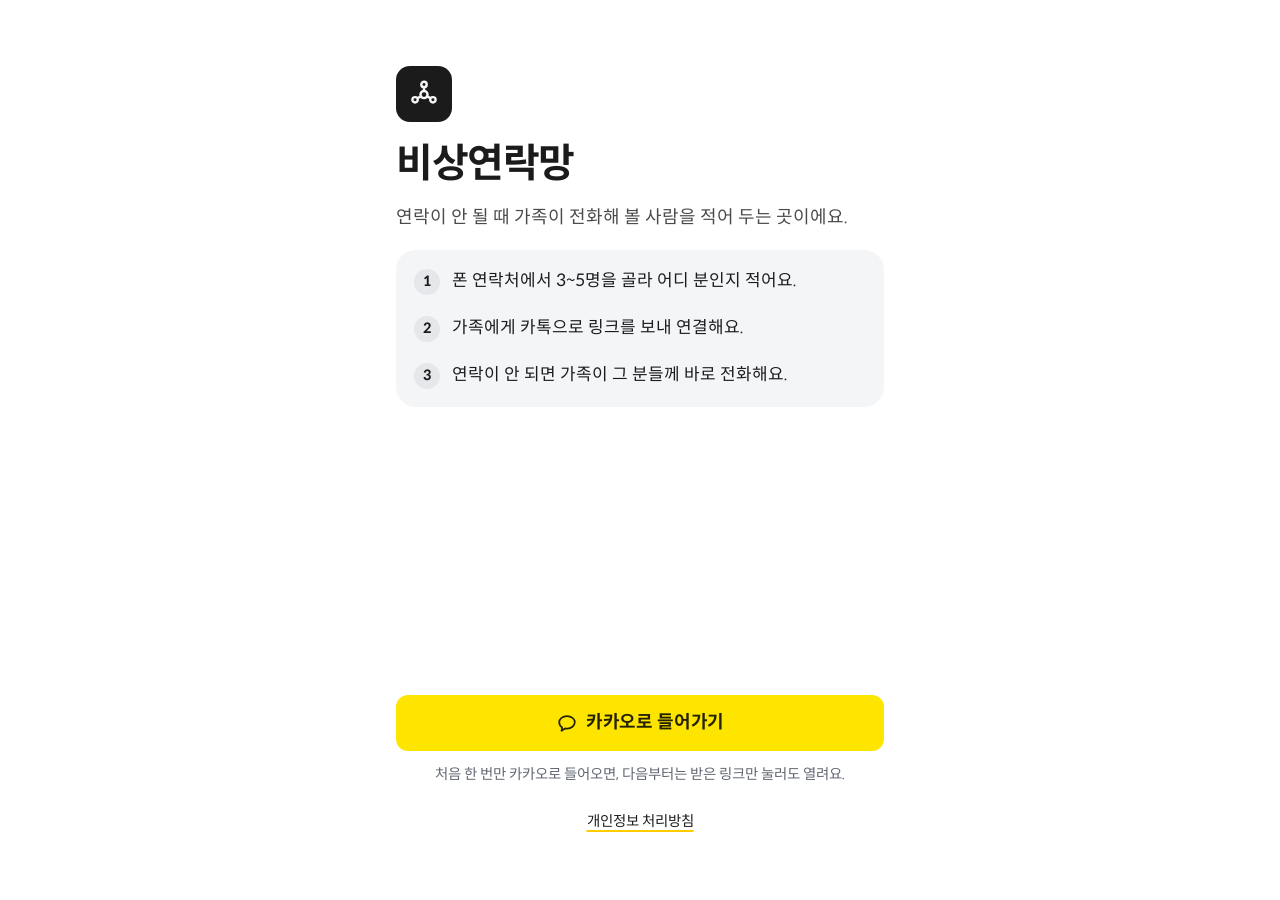
<file: index.html>
<!doctype html>
<html lang="ko">
  <head>
    <meta charset="utf-8" />
    <meta name="viewport" content="width=device-width, initial-scale=1, viewport-fit=cover" />
    <title>비상연락망</title>
    <meta name="description" content="연락이 안 될 때 가족이 전화해 볼 사람을 적어 두는 곳" />
    <meta name="robots" content="noindex" />
    <meta name="referrer" content="no-referrer" />
    <!-- GitHub Pages 는 응답 헤더를 정할 수 없어서 보안 정책을 여기에 둔다. 서버는 구글 Apps Script 하나뿐이다. -->
    <meta http-equiv="Content-Security-Policy" content="default-src 'none'; script-src 'self'; style-src 'self'; font-src 'self'; img-src 'self' data:; connect-src 'self' https://script.google.com https://script.googleusercontent.com; base-uri 'none'; form-action 'none'" />
    <meta name="format-detection" content="telephone=no" />
    <!-- 밝기와 글자 크기는 폰 설정을 따른다(app.css). text-scale: 크롬이 폰의 글자 크기만큼 rem 을 키운다. -->
    <meta name="color-scheme" content="dark light" />
    <meta name="text-scale" content="scale" />
    <meta name="theme-color" content="#1b1b1b" media="(prefers-color-scheme: dark)" />
    <meta name="theme-color" content="#ffffff" media="(prefers-color-scheme: light)" />
    <meta property="og:title" content="비상연락망" />
    <meta property="og:description" content="연락이 안 될 때 가족이 전화해 볼 사람을 적어 두는 곳" />
    <link rel="icon" href="icons/favicon.svg" type="image/svg+xml" />
    <link rel="apple-touch-icon" href="icons/apple-touch-icon.png" />
    <link rel="preload" href="fonts/vz-sans-400.woff2" as="font" type="font/woff2" crossorigin />
    <link rel="stylesheet" href="css/app.css" />
    <script src="config.js"></script>
    <script type="module" src="js/main.js"></script>
  </head>
  <body>
    <div id="app">
      <!-- 스크립트가 첫 화면을 그리기 전까지 보인다(느린 연결에서 빈 화면이 되지 않게) -->
      <div class="boot" role="status">
        <p>비상연락망</p>
        <span class="dots" aria-label="불러오는 중"><i></i><i></i><i></i></span>
      </div>
      <noscript>이 페이지는 자바스크립트가 켜져 있어야 열려요.</noscript>
    </div>
  </body>
</html>
</file>
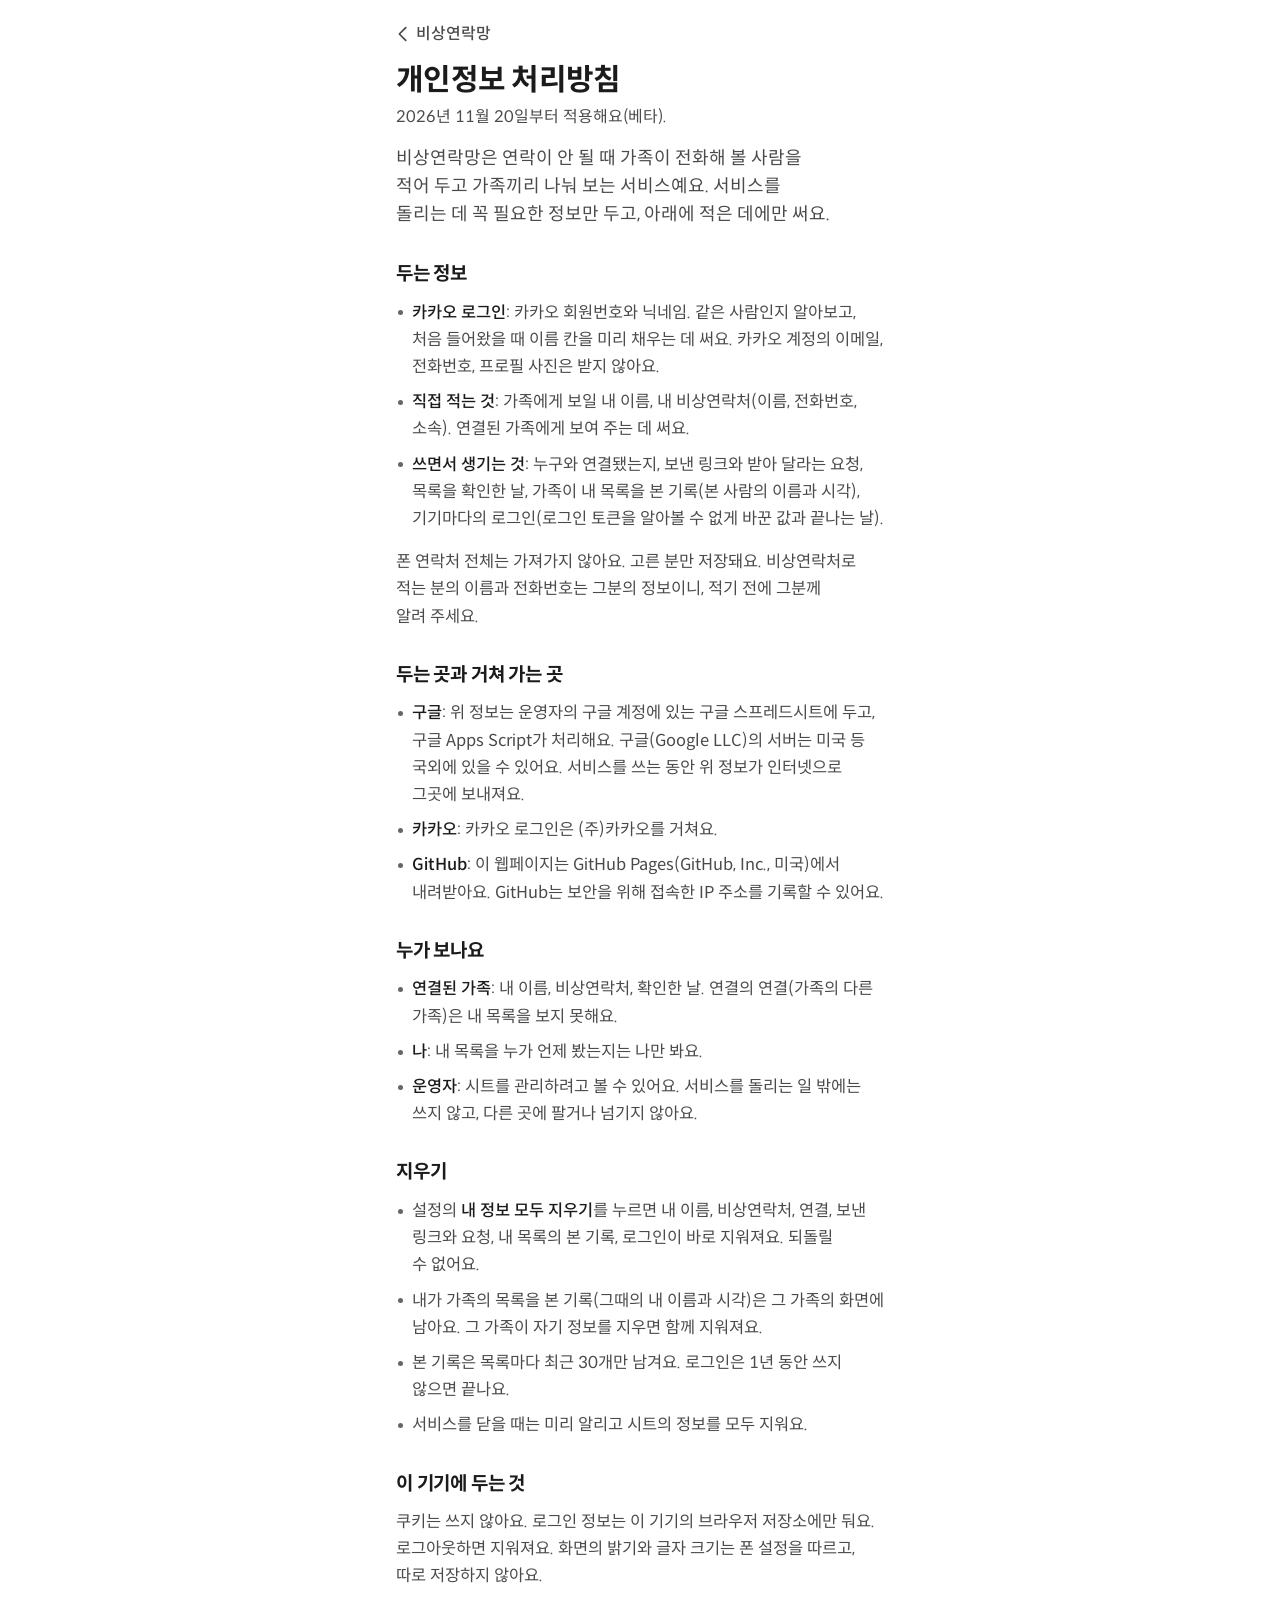
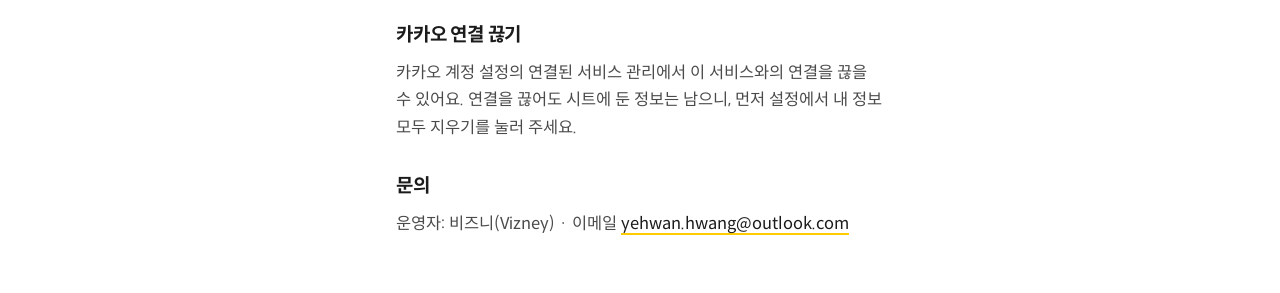
<file: privacy.html>
<!doctype html>
<html lang="ko">
  <head>
    <meta charset="utf-8" />
    <meta name="viewport" content="width=device-width, initial-scale=1, viewport-fit=cover" />
    <title>개인정보 처리방침 - 비상연락망</title>
    <meta name="robots" content="noindex" />
    <meta name="referrer" content="no-referrer" />
    <meta http-equiv="Content-Security-Policy" content="default-src 'none'; script-src 'self'; style-src 'self'; font-src 'self'; img-src 'self' data:; base-uri 'none'; form-action 'none'" />
    <!-- 밝기와 글자 크기는 폰 설정을 따른다(app.css). text-scale: 크롬이 폰의 글자 크기만큼 rem 을 키운다. -->
    <meta name="color-scheme" content="dark light" />
    <meta name="text-scale" content="scale" />
    <meta name="theme-color" content="#1b1b1b" media="(prefers-color-scheme: dark)" />
    <meta name="theme-color" content="#ffffff" media="(prefers-color-scheme: light)" />
    <link rel="icon" href="icons/favicon.svg" type="image/svg+xml" />
    <link rel="stylesheet" href="css/app.css" />
  </head>
  <body>
    <main class="app doc">
      <a class="back" href="./"><svg class="icon" viewBox="0 0 24 24" aria-hidden="true"><path d="M15 5l-7 7 7 7" /></svg>비상연락망</a>
      <header class="top">
        <h1>개인정보 처리방침</h1>
        <p class="sub">2026년 11월 20일부터 적용해요(베타).</p>
      </header>

      <p class="lead">비상연락망은 연락이 안 될 때 가족이 전화해 볼 사람을 적어 두고 가족끼리 나눠 보는 서비스예요. 서비스를 돌리는 데 꼭 필요한 정보만 두고, 아래에 적은 데에만 써요.</p>

      <h2>두는 정보</h2>
      <ul>
        <li><b>카카오 로그인</b>: 카카오 회원번호와 닉네임. 같은 사람인지 알아보고, 처음 들어왔을 때 이름 칸을 미리 채우는 데 써요. 카카오 계정의 이메일, 전화번호, 프로필 사진은 받지 않아요.</li>
        <li><b>직접 적는 것</b>: 가족에게 보일 내 이름, 내 비상연락처(이름, 전화번호, 소속). 연결된 가족에게 보여 주는 데 써요.</li>
        <li><b>쓰면서 생기는 것</b>: 누구와 연결됐는지, 보낸 링크와 받아 달라는 요청, 목록을 확인한 날, 가족이 내 목록을 본 기록(본 사람의 이름과 시각), 기기마다의 로그인(로그인 토큰을 알아볼 수 없게 바꾼 값과 끝나는 날).</li>
      </ul>
      <p>폰 연락처 전체는 가져가지 않아요. 고른 분만 저장돼요. 비상연락처로 적는 분의 이름과 전화번호는 그분의 정보이니, 적기 전에 그분께 알려 주세요.</p>

      <h2>두는 곳과 거쳐 가는 곳</h2>
      <ul>
        <li><b>구글</b>: 위 정보는 운영자의 구글 계정에 있는 구글 스프레드시트에 두고, 구글 Apps Script가 처리해요. 구글(Google LLC)의 서버는 미국 등 국외에 있을 수 있어요. 서비스를 쓰는 동안 위 정보가 인터넷으로 그곳에 보내져요.</li>
        <li><b>카카오</b>: 카카오 로그인은 (주)카카오를 거쳐요.</li>
        <li><b>GitHub</b>: 이 웹페이지는 GitHub Pages(GitHub, Inc., 미국)에서 내려받아요. GitHub는 보안을 위해 접속한 IP 주소를 기록할 수 있어요.</li>
      </ul>

      <h2>누가 보나요</h2>
      <ul>
        <li><b>연결된 가족</b>: 내 이름, 비상연락처, 확인한 날. 연결의 연결(가족의 다른 가족)은 내 목록을 보지 못해요.</li>
        <li><b>나</b>: 내 목록을 누가 언제 봤는지는 나만 봐요.</li>
        <li><b>운영자</b>: 시트를 관리하려고 볼 수 있어요. 서비스를 돌리는 일 밖에는 쓰지 않고, 다른 곳에 팔거나 넘기지 않아요.</li>
      </ul>

      <h2>지우기</h2>
      <ul>
        <li>설정의 <b>내 정보 모두 지우기</b>를 누르면 내 이름, 비상연락처, 연결, 보낸 링크와 요청, 내 목록의 본 기록, 로그인이 바로 지워져요. 되돌릴 수 없어요.</li>
        <li>내가 가족의 목록을 본 기록(그때의 내 이름과 시각)은 그 가족의 화면에 남아요. 그 가족이 자기 정보를 지우면 함께 지워져요.</li>
        <li>본 기록은 목록마다 최근 30개만 남겨요. 로그인은 1년 동안 쓰지 않으면 끝나요.</li>
        <li>서비스를 닫을 때는 미리 알리고 시트의 정보를 모두 지워요.</li>
      </ul>

      <h2>이 기기에 두는 것</h2>
      <p>쿠키는 쓰지 않아요. 로그인 정보는 이 기기의 브라우저 저장소에만 둬요. 로그아웃하면 지워져요. 화면의 밝기와 글자 크기는 폰 설정을 따르고, 따로 저장하지 않아요.</p>

      <h2>카카오 연결 끊기</h2>
      <p>카카오 계정 설정의 연결된 서비스 관리에서 이 서비스와의 연결을 끊을 수 있어요. 연결을 끊어도 시트에 둔 정보는 남으니, 먼저 설정에서 내 정보 모두 지우기를 눌러 주세요.</p>

      <h2>문의</h2>
      <p>운영자: 비즈니(Vizney) · 이메일 <a href="mailto:yehwan.hwang@outlook.com">yehwan.hwang@outlook.com</a></p>
    </main>
  </body>
</html>
</file>
<file: css/app.css>
/* 비상연락망 — 화면(Vizney 스타일)

   쓰는 사람: 부모님까지. 본문 글자는 18px(1.125rem), 누르는 곳은 높이 44px 이상(주요 버튼은 56px).
   밝기: 폰 설정을 따른다(prefers-color-scheme). 어두운 화면 폰은 Vizney 검정(#1b1b1b), 밝은 화면 폰은 흰 바탕.
   글자 크기: 폰 설정을 따른다. 글자 크기는 모두 rem 이라, 크롬(안드로이드)은 <meta name="text-scale">,
       아이폰은 아래의 -apple-system-body 로 폰의 글자 크기만큼 커진다. 글자가 커지거나 화면을 확대해 폭이 좁아지면
       (em 기준 미디어 쿼리) 이름과 번호가 들어갈 자리를 먼저 준다. 줄 높이는 단위 없이, 칸 높이는 min-height 로만.
   색: 흰·회색 글자에, 색은 Vizney 노랑(#ffcc00) 하나만 쓴다:
       전화 버튼, 그 화면에서 할 일 버튼, 다 됐다는 표시, 초점 테두리, 링크 밑줄. 지우기와 끊기만 빨강.
       카카오로 들어가는 버튼만 카카오가 정한 노랑(#fee500)이다.
       부품의 둘레(입력 칸, 소속 칩, 테두리 버튼)는 바탕과 3:1 이상(--outline).
   모양: 카드는 20px 둥근 면에 옅은 테두리, 버튼은 12px 둥근 사각형. 보조 버튼은 테두리만.
   글꼴: VZ Sans(Spoqa Han Sans Neo 를 줄인 것, 400·500·700). 내려받기 전에는 기기 글꼴로 보인다.
   움직임: 누르면 살짝 눌리고, 창은 아래에서 올라오고, 누른 이름이 다음 화면의 제목으로 옮겨 간다.
           '움직임 줄이기'를 켠 기기에서는 모두 끈다. */

@font-face {
  font-family: 'VZ Sans';
  font-weight: 400;
  font-display: swap;
  src: url('../fonts/vz-sans-400.woff2') format('woff2');
}

@font-face {
  font-family: 'VZ Sans';
  font-weight: 500;
  font-display: swap;
  src: url('../fonts/vz-sans-500.woff2') format('woff2');
}

@font-face {
  font-family: 'VZ Sans';
  font-weight: 700;
  font-display: swap;
  src: url('../fonts/vz-sans-700.woff2') format('woff2');
}

:root {
  color-scheme: dark;
  --font: 'VZ Sans', 'Spoqa Han Sans Neo', 'Apple SD Gothic Neo', 'Noto Sans KR', 'Malgun Gothic', system-ui, sans-serif;
  --bg: #1b1b1b;
  --surface: #242424;
  --sheet: #242424;
  --edge: rgba(255, 255, 255, 0.08);
  --chip: #2f2f2f;
  --chip-press: #3a3a3a;
  --outline: #767676; /* 둘레: 바탕(#1b1b1b·#242424)과 3.4:1 이상 */
  --outline-press: #9b9b9b;
  --ink: #f5f5f5;
  --ink-2: #cfcfcf;
  --ink-3: #9b9b9b;
  --line: #2f2f2f;
  --ring: rgba(255, 255, 255, 0.28);
  --accent: #ffcc00;
  --accent-press: #f2c200;
  --accent-ink: #1b1b1b;
  --focus-gap: #1b1b1b;
  --danger: #ff4d42;
  --danger-ink: #1b1b1b;
  --kakao: #fee500;
  --kakao-ink: rgba(0, 0, 0, 0.85);
  --tip: #3a3a3a;
  --tip-ink: #f5f5f5;
  --scrim: rgba(0, 0, 0, 0.6);
  --shadow: 0 1px 2px rgba(0, 0, 0, 0.4), 0 18px 40px -22px rgba(0, 0, 0, 0.9);
  --ease: cubic-bezier(0.32, 0.72, 0, 1);
  --ease-out: cubic-bezier(0.22, 1, 0.36, 1);
  --spring: cubic-bezier(0.34, 1.36, 0.64, 1);
  --safe-b: env(safe-area-inset-bottom, 0px);
  --safe-t: env(safe-area-inset-top, 0px);
}

/* 밝은 화면 폰: 흰 바탕에 옅은 회색 면 */
@media (prefers-color-scheme: light) {
  :root {
    color-scheme: light;
    --bg: #ffffff;
    --surface: #f4f5f7;
    --sheet: #ffffff;
    --edge: transparent;
    --chip: rgba(17, 24, 39, 0.06);
    --chip-press: rgba(17, 24, 39, 0.11);
    --outline: #80858e; /* 둘레: 바탕(#ffffff·#f4f5f7)과 3.4:1 이상 */
    --outline-press: #5f646d;
    --ink: #1b1b1b;
    --ink-2: #4a4a4a;
    --ink-3: #616771;
    --line: #e6e8ec;
    --ring: rgba(17, 24, 39, 0.24);
    --danger: #cb342b;
    --danger-ink: #ffffff;
    --tip: #1b1b1b;
    --tip-ink: #ffffff;
    --scrim: rgba(17, 24, 39, 0.4);
    --shadow: 0 1px 2px rgba(17, 24, 39, 0.04), 0 18px 40px -22px rgba(17, 24, 39, 0.22);
  }
}

/* 아이폰(사파리, 카카오톡 안 화면): 폰의 '텍스트 크기'를 따른다. 기본 크기에서는 1rem 이 17px 이 된다.
   크롬은 index.html 의 <meta name="text-scale" content="scale"> 로 따른다(이때 루트 글자 크기는 손대지 않는다). */
@supports (font: -apple-system-body) and (-webkit-touch-callout: default) {
  :root {
    font: -apple-system-body;
  }
}

* {
  box-sizing: border-box;
}

html {
  -webkit-text-size-adjust: 100%;
  text-size-adjust: 100%;
}

body {
  margin: 0;
  background: var(--bg);
  color: var(--ink);
  font-family: var(--font);
  font-size: 1.125rem;
  line-height: 1.55;
  font-synthesis: none;
  word-break: keep-all;
  overflow-wrap: anywhere;
  text-wrap: pretty; /* 마지막 줄에 한두 낱말만 남지 않게 */
  -webkit-font-smoothing: antialiased;
  -webkit-tap-highlight-color: transparent;
}

h1,
h2,
h3,
p,
ul,
ol,
fieldset {
  margin: 0;
}

ul,
ol {
  padding: 0;
  list-style: none;
}

button,
input,
select,
textarea {
  font: inherit;
  color: inherit;
}

a {
  color: inherit;
}

:focus-visible {
  outline: 3px solid var(--accent);
  outline-offset: 2px;
  box-shadow: 0 0 0 2px var(--focus-gap);
}

/* 글 속 링크: 노란 밑줄(Vizney) */
.link,
.doc a:not(.back) {
  color: var(--ink);
  text-decoration-line: underline;
  text-decoration-color: var(--accent);
  text-decoration-thickness: 2px;
  text-underline-offset: 4px;
}

/* 따로 선 링크(개인정보 처리방침)는 누르는 곳을 44px 로 */
.link {
  display: inline-block;
  padding-block: 12px;
}

[hidden] {
  display: none !important;
}

/* 화면이 바뀌면 초점을 제목(h1)으로 옮긴다(main.js). 누를 수 있는 것이 아니라 테두리는 그리지 않는다. */
h1[tabindex='-1']:focus {
  outline: none;
  box-shadow: none;
}

.sr {
  position: absolute;
  width: 1px;
  height: 1px;
  overflow: hidden;
  clip-path: inset(50%);
  white-space: nowrap;
}

/* ── 틀 ───────────────────────────────────────────── */

.app {
  max-width: 32.5rem;
  margin: 0 auto;
  padding: calc(var(--safe-t) + 12px) 16px calc(var(--safe-b) + 56px);
}

.app > * + * {
  margin-top: 16px;
}

.app > .section {
  margin-top: 28px;
}

.section > * + * {
  margin-top: 10px;
}

.top h1 {
  font-size: 1.875rem;
  line-height: 1.22;
  letter-spacing: -0.025em;
  font-weight: 700;
}

.top .sub {
  margin-top: 6px;
  color: var(--ink-2);
  font-size: 1rem;
}

/* 두세 줄짜리 짧은 글은 줄 길이를 고르게 */
h1,
h2,
.top .sub,
.row-sub,
.lead {
  text-wrap: balance;
}

.top.row-top {
  display: flex;
  align-items: flex-start;
  gap: 12px;
  padding-top: 8px;
}

.top.person-top {
  display: flex;
  align-items: center;
  gap: 14px;
}

.title-line {
  display: flex;
  align-items: center;
  flex-wrap: wrap;
  gap: 8px;
}

.me-tag {
  padding: 2px 10px;
  border-radius: 999px;
  background: var(--ink);
  color: var(--surface);
  font-size: 0.8125rem;
  font-weight: 700;
}

.back {
  display: inline-flex;
  align-items: center;
  gap: 2px;
  min-height: 44px;
  margin-left: -8px;
  padding: 0 10px 0 4px;
  border-radius: 10px;
  color: var(--ink-2);
  font-size: 1rem;
  font-weight: 500;
  text-decoration: none;
}

.back:active {
  background: var(--chip);
}

.back + .top {
  margin-top: 6px;
}

.icon {
  width: 1.375rem;
  height: 1.375rem;
  flex: none;
  fill: none;
  stroke: currentColor;
  stroke-width: 1.9;
  stroke-linecap: round;
  stroke-linejoin: round;
}

.section-title {
  padding: 0 6px;
  font-size: 0.9375rem;
  font-weight: 500;
  color: var(--ink-2);
}

.count {
  color: var(--ink-3);
  font-weight: 500;
  font-variant-numeric: tabular-nums;
}

.count b {
  color: var(--ink);
  font-weight: 700;
}

.muted {
  color: var(--ink-2);
}

.lead {
  font-size: 1.125rem;
  color: var(--ink-2);
}

.fine {
  padding: 0 6px;
  font-size: 0.90625rem;
  color: var(--ink-3);
}

.grow {
  flex: 1;
  min-width: 0;
}

.stack > * + * {
  margin-top: 12px;
}

.row-actions {
  display: flex;
  flex-wrap: wrap;
  gap: 8px;
}

.row-actions.center {
  justify-content: center;
}

/* ── 카드와 목록 ──────────────────────────────────── */

.card {
  border-radius: 20px;
  background: var(--surface);
  box-shadow: inset 0 0 0 1px var(--edge);
  overflow: hidden;
}

.card.pad {
  padding: 18px;
}

.card-head {
  display: flex;
  align-items: baseline;
  justify-content: space-between;
  padding: 18px 18px 6px;
}

.card-head h2 {
  font-size: 1.1875rem;
  font-weight: 700;
  letter-spacing: -0.01em;
}

.list > li + li {
  position: relative;
}

.list > li + li::before {
  content: '';
  position: absolute;
  top: 0;
  left: 18px;
  right: 0;
  height: 1px;
  background: var(--line);
}

.list.in-sheet {
  border-radius: 14px;
  background: var(--chip);
  overflow: hidden;
}

.row {
  display: flex;
  align-items: center;
  gap: 14px;
  width: 100%;
  min-height: 68px;
  padding: 12px 16px 12px 18px;
  border: 0;
  background: none;
  color: var(--ink);
  text-align: left;
  text-decoration: none;
  cursor: pointer;
  transition: background-color 0.15s;
}

.row:active {
  background: var(--chip);
}

.row.static {
  cursor: default;
}

.row.static:active {
  background: none;
}

.row-text {
  flex: 1;
  min-width: 0;
  display: flex;
  flex-direction: column;
  align-items: flex-start;
}

.row-title {
  font-size: 1.1875rem;
  font-weight: 500;
  line-height: 1.3;
  letter-spacing: -0.01em;
}

.row-sub {
  margin-top: 2px;
  font-size: 0.9375rem;
  color: var(--ink-2);
}

.row-trail {
  flex: none;
  font-size: 0.9375rem;
  color: var(--ink-2);
  font-variant-numeric: tabular-nums;
  white-space: nowrap;
}

.chev {
  width: 1.25rem;
  height: 1.25rem;
  color: var(--ink-3);
}

.avatar,
.tile,
.add-mark {
  flex: none;
  display: inline-grid;
  place-items: center;
  width: 2.75rem;
  height: 2.75rem;
  border-radius: 50%;
  background: var(--chip);
  color: var(--ink);
  font-size: 1.125rem;
  font-weight: 500;
  line-height: 1;
}

.tile {
  border-radius: 12px;
}

/* 이름 두 글자('예환')가 들어간다 */
.avatar {
  font-size: 0.9375rem;
  letter-spacing: -0.04em;
}

.avatar.me {
  background: var(--ink);
  color: var(--surface);
}

.avatar.lg {
  width: 3.75rem;
  height: 3.75rem;
  font-size: 1.25rem;
}

/* 우리 가족의 가족 줄: 이 화면에서 누를 곳이라 가장 크게 */
.row.person {
  min-height: 80px;
}

.row.person .avatar {
  width: 3.125rem;
  height: 3.125rem;
  font-size: 1.0625rem;
}

.row.person .row-title {
  font-size: 1.375rem;
  font-weight: 700;
  letter-spacing: -0.02em;
}

/* 한 단계 낮춘 카드(내 비상연락처, 남은 준비): 바탕 없이 테두리만, 글자는 작게 */
.card.quiet {
  background: none;
}

.card.quiet .row {
  min-height: 62px;
}

.card.quiet .row-title {
  font-size: 1.0625rem;
}

.card.quiet .avatar {
  width: 2.5rem;
  height: 2.5rem;
  font-size: 0.875rem;
}

.card.quiet .card-head {
  padding-bottom: 0;
}

.card.quiet .card-head h2 {
  font-size: 0.9375rem;
  font-weight: 500;
  color: var(--ink-2);
}

.empty {
  padding: 18px;
  font-size: 1rem;
  color: var(--ink-2);
}

.empty-title {
  margin-bottom: 4px;
  color: var(--ink);
  font-size: 1.125rem;
  font-weight: 700;
}

.list-note {
  padding: 16px 18px;
  font-size: 0.96875rem;
  color: var(--ink-2);
}

/* 오른쪽 위의 작은 버튼(설정) */
.chip-btn {
  flex: none;
  display: inline-flex;
  align-items: center;
  min-height: 44px;
  padding: 0 16px;
  border-radius: 10px;
  background: none;
  box-shadow: inset 0 0 0 1px var(--outline);
  font-size: 1rem;
  font-weight: 500;
  text-decoration: none;
  transition: transform 0.15s var(--ease), box-shadow 0.15s;
}

.chip-btn:active {
  transform: scale(0.96);
  box-shadow: inset 0 0 0 1px var(--outline-press);
}

/* 시작하기·남은 준비: 남은 일만 보여 준다. 다음 할 일 하나에만 버튼이 있고, 나머지는 줄이다.
   시작하기의 일에는 차례 번호가 붙는다(빈 동그라미는 눌러서 체크하는 칸처럼 보였다). */
.tick {
  flex: none;
  display: inline-grid;
  place-items: center;
  width: 1.75rem;
  height: 1.75rem;
  border-radius: 50%;
  background: var(--chip);
  font-size: 0.875rem;
  font-weight: 700;
  line-height: 1;
  font-variant-numeric: tabular-nums;
}

.step-ask {
  display: flex;
  align-items: flex-start;
  gap: 10px;
}

.step-ask .tick {
  margin-top: -1px;
  background: var(--accent);
  color: var(--accent-ink);
}

.step-now .row-sub {
  padding-left: 38px;
}

/* 내 할 일은 끝났고 가족을 기다리는 중: 번호에 노란 테두리 */
.step.waiting .tick {
  background: none;
  box-shadow: inset 0 0 0 2px var(--accent);
}

.step-now {
  padding: 10px 18px 18px;
}

.step-now .row-sub {
  margin-top: 4px;
}

.step-now .btn {
  margin-top: 14px;
  text-decoration: none;
}

/* ── 버튼 ─────────────────────────────────────────── */

.btn {
  display: inline-flex;
  align-items: center;
  justify-content: center;
  gap: 8px;
  min-height: 56px;
  padding: 0 24px;
  border: 0;
  border-radius: 12px;
  background: var(--accent);
  color: var(--accent-ink);
  font-size: 1.125rem;
  font-weight: 700;
  letter-spacing: -0.01em;
  text-align: center;
  text-decoration: none;
  cursor: pointer;
  user-select: none;
  transition: transform 0.15s var(--ease), background-color 0.15s;
}

.btn:active {
  transform: scale(0.97);
  background: var(--accent-press);
}

.btn.block {
  display: flex;
  width: 100%;
}

.btn.tall {
  min-height: 64px;
  font-size: 1.1875rem;
}

/* 보조 버튼: 테두리만(Vizney 의 흰 버튼) */
.btn.soft {
  background: none;
  box-shadow: inset 0 0 0 1px var(--outline);
  color: var(--ink);
  font-weight: 500;
}

.btn.soft:active {
  background: var(--chip);
  box-shadow: inset 0 0 0 1px var(--outline-press);
}

.btn.kakao {
  background: var(--kakao);
  color: var(--kakao-ink);
}

.btn.danger {
  background: var(--danger);
  color: var(--danger-ink);
}

.btn.text {
  min-height: 48px;
  padding: 0 14px;
  border-radius: 10px;
  background: none;
  color: var(--ink-2);
  font-size: 1rem;
  font-weight: 500;
}

.btn.text:active {
  background: var(--chip);
}

.btn.danger-text {
  color: var(--danger);
}

.btn.small {
  min-height: 44px;
  padding: 0 16px;
  border-radius: 10px;
  font-size: 1rem;
}

.btn[disabled],
.row[disabled] {
  opacity: 0.5;
  cursor: default;
}

.btn[aria-busy='true']::after,
.row[aria-busy='true']::after {
  content: '';
  width: 16px;
  height: 16px;
  border: 2px solid currentColor;
  border-right-color: transparent;
  border-radius: 50%;
  animation: spin 0.7s linear infinite;
}

/* 방금 됐다는 표시(넣었어요, 복사했어요): 글자가 바뀌고, 회색 버튼에서는 체크가 노랗게 뜬다 */
.btn.soft[data-flash] .icon {
  color: var(--accent);
}

.btn[data-flash] .icon {
  animation: pop 0.4s var(--spring);
}

/* ── 한 사람: 비상연락처 줄 ───────────────────────── */
/* 가족의 목록은 줄 전체가 전화 링크다(오른쪽의 노란 '전화'는 그 표시). 내 목록은 줄 전체가 고치기 버튼이다. */

.contact-main {
  display: flex;
  align-items: center;
  gap: 12px;
  width: 100%;
  min-height: 76px;
  padding: 12px 14px 12px 18px;
  border: 0;
  background: none;
  color: var(--ink);
  text-align: left;
  text-decoration: none;
  cursor: pointer;
  transition: background-color 0.15s;
}

.contact-main:active {
  background: var(--chip);
}

.contact-main .row-sub {
  display: flex;
  flex-wrap: wrap;
  align-items: center;
  gap: 4px 8px;
  margin-top: 4px;
}

/* 전화: 노란색. 노랑은 전화, 그 화면에서 할 일 버튼, '됐어요' 표시에만 쓴다 */
.call {
  flex: none;
  display: inline-flex;
  align-items: center;
  gap: 6px;
  min-height: 52px;
  padding: 0 18px 0 14px;
  border-radius: 12px;
  background: var(--accent);
  color: var(--accent-ink);
  font-size: 1.0625rem;
  font-weight: 700;
  transition: transform 0.15s var(--ease), background-color 0.15s;
}

.contact-main:active .call {
  transform: scale(0.96);
  background: var(--accent-press);
}

.edit-mark {
  flex: none;
  display: inline-flex;
  align-items: center;
  gap: 4px;
  color: var(--ink-3);
  font-size: 0.9375rem;
}

.edit-mark .icon {
  width: 1.125rem;
  height: 1.125rem;
}

.tag {
  padding: 2px 10px;
  border-radius: 999px;
  background: var(--chip);
  color: var(--ink);
  font-size: 0.875rem;
  font-weight: 500;
}

.num {
  font-size: 1rem;
  white-space: nowrap; /* 번호는 가운데서 줄을 바꾸지 않는다 */
  color: var(--ink-2);
  font-variant-numeric: tabular-nums;
  letter-spacing: 0.01em;
}

.note {
  display: flex;
  align-items: flex-start;
  gap: 10px;
  padding: 0 6px;
  color: var(--ink-2);
  font-size: 0.96875rem;
}

.note .icon {
  margin-top: 1px;
  color: var(--ink-3);
}

.hint-box {
  padding: 14px 16px;
  border-radius: 14px;
  background: var(--chip);
  font-size: 1rem;
}

.log li {
  display: flex;
  justify-content: space-between;
  align-items: baseline;
  gap: 12px;
  padding: 9px 0;
  font-size: 1rem;
}

.log li + li {
  border-top: 1px solid var(--line);
}

.log .when {
  flex: none;
  color: var(--ink-3);
  font-size: 0.875rem;
  font-variant-numeric: tabular-nums;
}

.card.pad > * + * {
  margin-top: 10px;
}

/* ── 입력 ─────────────────────────────────────────── */

.field > label {
  display: block;
  margin-bottom: 6px;
  padding: 0 4px;
  font-size: 0.9375rem;
  font-weight: 500;
  color: var(--ink-2);
}

.field .hint {
  margin-top: 6px;
  padding: 0 4px;
  font-size: 0.90625rem;
  color: var(--ink-3);
}

.input {
  width: 100%;
  min-height: 56px;
  padding: 12px 16px;
  border: 0;
  border-radius: 12px;
  background: var(--chip);
  box-shadow: inset 0 0 0 1px var(--outline);
  font-size: 1.125rem;
  appearance: none;
  transition: box-shadow 0.15s;
}

.input[aria-invalid='true'] {
  box-shadow: inset 0 0 0 2px var(--danger);
}

.input::placeholder {
  color: var(--ink-3);
}

.input.big {
  font-size: 1.375rem;
  font-weight: 700;
}

.input:focus-visible {
  outline-offset: 2px;
  box-shadow: inset 0 0 0 1px var(--outline), 0 0 0 2px var(--focus-gap);
}

.input[aria-invalid='true']:focus-visible {
  box-shadow: inset 0 0 0 2px var(--danger), 0 0 0 2px var(--focus-gap);
}

.error {
  padding: 0 4px;
  margin-top: 6px;
  color: var(--danger);
  font-weight: 500;
  font-size: 1rem;
}

/* 어디 분이세요? — 라디오를 알약 버튼처럼 */
.tags {
  padding: 0;
  border: 0;
  min-width: 0;
}

.tags legend {
  padding: 0 4px;
  margin-bottom: 8px;
  font-size: 0.9375rem;
  font-weight: 500;
  color: var(--ink-2);
}

.chips {
  display: flex;
  flex-wrap: wrap;
  gap: 8px;
}

.chip {
  position: relative;
  display: inline-flex;
}

.chip input {
  position: absolute;
  inset: 0;
  opacity: 0;
  margin: 0;
  cursor: pointer;
}

.chip span {
  display: inline-flex;
  align-items: center;
  min-height: 44px;
  padding: 0 15px;
  border-radius: 999px;
  background: var(--chip);
  box-shadow: inset 0 0 0 1px var(--outline);
  font-size: 1.03125rem;
  pointer-events: none;
  transition: background-color 0.18s, color 0.18s, transform 0.18s var(--ease);
}

.chip input:active + span {
  transform: scale(0.95);
}

.chip input:checked + span {
  background: var(--ink);
  box-shadow: none;
  color: var(--surface);
  font-weight: 500;
}

.chip input:focus-visible + span {
  outline: 3px solid var(--accent);
  outline-offset: 2px;
  box-shadow: 0 0 0 2px var(--focus-gap);
}

.tags .input {
  margin-top: 10px;
}

.added {
  padding: 0 6px;
  font-size: 0.96875rem;
  color: var(--ink-2);
}

.added b {
  color: var(--ink);
}

/* ── 연결 ─────────────────────────────────────────── */

.linkbox {
  padding: 0 6px;
  color: var(--ink-3);
  font-size: 0.84375rem;
  white-space: nowrap;
  overflow: hidden;
  text-overflow: ellipsis;
  user-select: all;
}

.invite-card {
  padding: 20px;
  border-radius: 20px;
  background: var(--surface);
  box-shadow: inset 0 0 0 1px var(--edge);
  font-size: 1rem;
  color: var(--ink-2);
}

.invite-title {
  margin-bottom: 6px;
  color: var(--ink);
  font-size: 1.3125rem;
  font-weight: 700;
  line-height: 1.35;
  letter-spacing: -0.015em;
}

.member-chips {
  display: flex;
  flex-wrap: wrap;
  gap: 6px;
  margin-top: 12px;
}

.member-chips li {
  padding: 5px 13px;
  border-radius: 999px;
  background: var(--chip);
  color: var(--ink);
  font-size: 1rem;
  font-weight: 500;
}

.member-chips li.me {
  background: var(--ink);
  color: var(--surface);
}

/* 순서가 있는 안내(첫 화면, 링크 만들기) */
.steps {
  counter-reset: step;
  padding: 8px 18px;
  border-radius: 20px;
  background: var(--surface);
  box-shadow: inset 0 0 0 1px var(--edge);
  font-size: 1.0625rem;
}

.steps.plain {
  padding: 0;
  background: none;
  box-shadow: none;
}

.steps li {
  counter-increment: step;
  display: flex;
  align-items: flex-start;
  gap: 12px;
  padding: 10px 0;
}

.steps li::before {
  content: counter(step);
  flex: none;
  display: inline-grid;
  place-items: center;
  width: 1.625rem;
  height: 1.625rem;
  margin-top: 1px;
  border-radius: 50%;
  background: var(--chip);
  font-size: 0.875rem;
  font-weight: 700;
  font-variant-numeric: tabular-nums;
}

/* ── v3: 받아 주기, 기다리기, 명절 점검 ─────────────── */

/* 들어오려는 사람: 지금 할 일이라 노란 테두리 */
.card.asks {
  box-shadow: inset 0 0 0 2px var(--accent);
}

.avatar.ask {
  background: var(--accent);
  color: var(--accent-ink);
}

.waits > .wait + .wait {
  margin-top: 14px;
  padding-top: 14px;
  border-top: 1px solid var(--line);
}

.wait > * + * {
  margin-top: 6px;
}

.wait-title {
  font-size: 1.125rem;
  font-weight: 700;
}

.wait .btn {
  margin-top: 10px;
}

/* 명절 점검 카드 */
.card.season {
  display: flex;
  align-items: center;
  gap: 14px;
  padding: 16px 16px 16px 18px;
  text-decoration: none;
  box-shadow: inset 0 0 0 2px var(--accent);
}

.tile.accent {
  background: var(--accent);
  color: var(--accent-ink);
}

/* 받아 주기 창의 고르기 줄: 미리 골라 둔 것이 없다 */
.choices .row {
  min-height: 72px;
}

/* 목록 위의 "2026년 추석에 확인" */
.section-head {
  display: flex;
  flex-wrap: wrap;
  align-items: baseline;
  justify-content: space-between;
  gap: 4px 12px;
}

.checked {
  display: inline-flex;
  align-items: center;
  gap: 4px;
  padding-right: 6px;
  color: var(--ink-3);
  font-size: 0.90625rem;
}

.checked .icon {
  width: 1rem;
  height: 1rem;
}

.checked.stale,
.stale {
  color: var(--accent);
  font-weight: 500;
}

@media (prefers-color-scheme: light) {
  .checked.stale,
  .stale {
    padding: 0 6px;
    border-radius: 6px;
    background: #fff0b3;
    color: var(--ink);
  }
}

.btn.ask-check {
  margin-top: 12px;
}

/* 급할 때 바로 찾게 */
.prep h2,
.examples h2 {
  font-size: 1.1875rem;
  font-weight: 700;
  letter-spacing: -0.01em;
}

.plain-list li {
  padding: 6px 0;
  color: var(--ink-2);
  font-size: 1rem;
}

.plain-list b {
  display: block;
  color: var(--ink);
}

.keep {
  white-space: nowrap;
}

/* 좁아져도 끊지 않는 것(오류 문구 속 예시 번호) */
.nowrap {
  white-space: nowrap;
}

/* ── 좁을 때: 화면을 확대했거나 폰 글자를 키운 경우 ──────────────
   em 기준이라 폰 글자가 커지면 같이 넓어진다(390px 폰: 글자 약 125% 부터, 또는 화면 130% 확대부터).
   이름과 번호가 가운데서 끊기지 않게 얼굴 동그라미·아이콘 칸을 치우고, '전화'는 아이콘만 남긴다. */
@media (max-width: 18.75em) {
  .row > .avatar,
  .row > .tile,
  .row > .add-mark {
    display: none;
  }

  .call {
    padding: 0 14px;
  }

  .call .label {
    display: none;
  }

  .keep {
    white-space: normal;
  }
}

/* 아주 좁을 때(390px 폰에서 글자 약 165% 부터): 꺾쇠를 치우고, '전화'는 이름과 번호 아래로 내린다 */
@media (max-width: 15em) {
  .row {
    gap: 10px;
    padding-left: 14px;
    padding-right: 12px;
  }

  .row > .chev {
    display: none;
  }

  .top.person-top > .avatar {
    display: none;
  }

  .contact-main {
    flex-wrap: wrap;
  }

  .contact-main .row-text {
    flex-basis: 100%;
  }

  .contact-main .call {
    margin-left: auto;
  }
}

/* ── 개인정보 처리방침(privacy.html) ─────────────── */

.doc h2 {
  margin-top: 30px;
  font-size: 1.1875rem;
  font-weight: 700;
  letter-spacing: -0.01em;
}

.doc h2 + * {
  margin-top: 10px;
}

.doc p:not(.lead):not(.sub),
.doc li {
  color: var(--ink-2);
  font-size: 1.03125rem;
  line-height: 1.65;
}

.doc li {
  position: relative;
  padding-left: 16px;
}

.doc li + li {
  margin-top: 8px;
}

.doc li::before {
  content: '';
  position: absolute;
  left: 2px;
  top: 0.72em;
  width: 5px;
  height: 5px;
  border-radius: 50%;
  background: var(--ink-3);
}

.doc b {
  color: var(--ink);
  font-weight: 500;
}

.doc .todo {
  padding: 0 6px;
  border-radius: 6px;
  background: #fff0b3;
  color: #1b1b1b;
}

/* ── 첫 화면 ──────────────────────────────────────── */

.welcome {
  display: flex;
  flex-direction: column;
  min-height: calc(100dvh - var(--safe-t) - var(--safe-b) - 68px);
  padding-top: 6vh;
}

.welcome > * + * {
  margin-top: 18px;
}

.welcome-foot {
  margin-top: auto;
  padding-top: 28px;
}

.welcome-foot > * + * {
  margin-top: 12px;
}

.welcome-foot .fine,
.fine.center {
  text-align: center;
}

.mark {
  display: grid;
  place-items: center;
  width: 3.5rem;
  height: 3.5rem;
  border-radius: 14px;
  background: var(--ink);
  color: var(--surface);
}

.mark .icon {
  width: 2.125rem;
  height: 2.125rem;
  stroke-width: 1.7;
}

.welcome h1 {
  font-size: clamp(2rem, 9vw, 2.5rem);
  line-height: 1.15;
  letter-spacing: -0.035em;
  font-weight: 700;
}

.notice-page {
  padding-top: 12vh;
}

.notice-page > * + * {
  margin-top: 16px;
}

.notice-page h1 {
  font-size: 1.75rem;
  font-weight: 700;
  line-height: 1.3;
  letter-spacing: -0.02em;
}

/* 스크립트가 뜨기 전에 보이는 화면 */
.boot {
  display: grid;
  justify-items: center;
  gap: 14px;
  padding-top: 30vh;
  color: var(--ink-2);
  font-size: 1.0625rem;
  font-weight: 500;
}

.dots {
  display: inline-flex;
  gap: 6px;
}

.dots i {
  width: 7px;
  height: 7px;
  border-radius: 50%;
  background: var(--ink-3);
  animation: blink 1s ease-in-out infinite;
}

.dots i:nth-child(2) {
  animation-delay: 0.15s;
}

.dots i:nth-child(3) {
  animation-delay: 0.3s;
}

/* ── 불러오는 중 ──────────────────────────────────── */

body.busy::before {
  content: '';
  position: fixed;
  top: 0;
  left: 0;
  z-index: 70;
  height: 3px;
  width: 40%;
  border-radius: 0 3px 3px 0;
  background: var(--accent);
  animation: busy 1s ease-in-out infinite;
}

/* 0.6초가 넘으면 글로도 알려 준다 */
body.busy::after {
  content: '불러오는 중';
  position: fixed;
  left: 50%;
  bottom: calc(var(--safe-b) + 24px);
  z-index: 70;
  padding: 10px 18px;
  border-radius: 10px;
  background: var(--tip);
  color: var(--tip-ink);
  font-size: 0.9375rem;
  font-weight: 500;
  box-shadow: var(--shadow);
  opacity: 0;
  transform: translate(-50%, 8px);
  animation: late 0.3s 0.6s var(--ease-out) forwards;
}

/* ── 창(시트)과 알림 ──────────────────────────────── */

.backdrop {
  position: fixed;
  inset: 0;
  z-index: 50;
  display: flex;
  align-items: flex-end;
  justify-content: center;
  background: var(--scrim);
  animation: fade 0.22s ease-out;
}

.sheet {
  position: relative;
  width: 100%;
  max-width: 32.5rem;
  max-height: 92dvh;
  overflow: auto;
  padding: 22px 20px calc(var(--safe-b) + 24px);
  border-radius: 20px 20px 0 0;
  background: var(--sheet);
  box-shadow: inset 0 1px 0 var(--edge), var(--shadow);
  animation: sheet-in 0.36s var(--ease);
}

/* 잡는 곳 모양의 짧은 막대 */
.sheet::before {
  content: '';
  position: absolute;
  top: 8px;
  left: 50%;
  width: 36px;
  height: 5px;
  margin-left: -18px;
  border-radius: 999px;
  background: var(--ring);
}

.backdrop.closing {
  animation: fade 0.2s ease-in reverse forwards;
}

.backdrop.closing .sheet {
  animation: sheet-out 0.2s ease-in forwards;
}

.sheet-head {
  display: flex;
  align-items: center;
  justify-content: space-between;
  gap: 12px;
  margin-bottom: 12px;
}

.sheet-head h2 {
  font-size: 1.375rem;
  line-height: 1.3;
  font-weight: 700;
  letter-spacing: -0.02em;
}

.sheet-body > * + * {
  margin-top: 14px;
}

.x {
  flex: none;
  display: inline-grid;
  place-items: center;
  width: 44px;
  height: 44px;
  border: 0;
  border-radius: 10px;
  background: var(--chip);
  color: var(--ink-2);
  cursor: pointer;
  transition: transform 0.15s var(--ease);
}

.x:active {
  transform: scale(0.92);
  background: var(--chip-press);
}

.x .icon {
  width: 1.25rem;
  height: 1.25rem;
}

.actions {
  display: flex;
  gap: 10px;
  margin-top: 20px;
}

.actions > * {
  flex: 1;
}

.toasts {
  position: fixed;
  bottom: calc(var(--safe-b) + 20px);
  left: 0;
  right: 0;
  z-index: 60;
  display: flex;
  justify-content: center;
  padding: 0 16px;
  pointer-events: none;
}

.toast {
  max-width: 27.5rem;
  padding: 11px 16px;
  border-radius: 12px;
  background: var(--tip);
  color: var(--tip-ink);
  font-size: 0.96875rem;
  font-weight: 500;
  box-shadow: var(--shadow);
  animation: toast-in 0.45s var(--spring);
}

.toasts.over-sheet {
  top: calc(var(--safe-t) + 10px);
  bottom: auto;
}

.toasts.over-sheet .toast {
  animation-name: toast-down;
}

@media (min-width: 35em) {
  .backdrop {
    align-items: center;
    padding: 24px;
  }

  .sheet {
    border-radius: 20px;
    padding-bottom: 24px;
  }

  .sheet::before {
    display: none;
  }
}

/* ── 움직임 ───────────────────────────────────────── */

@keyframes spin {
  to {
    transform: rotate(360deg);
  }
}

@keyframes busy {
  from {
    transform: translateX(-100%);
  }
  to {
    transform: translateX(260%);
  }
}

@keyframes late {
  to {
    opacity: 1;
    transform: translate(-50%, 0);
  }
}

@keyframes blink {
  0%,
  100% {
    opacity: 0.25;
  }
  50% {
    opacity: 1;
  }
}

@keyframes fade {
  from {
    opacity: 0;
  }
}

@keyframes sheet-in {
  from {
    transform: translateY(100%);
  }
}

@keyframes sheet-out {
  to {
    transform: translateY(100%);
  }
}

@keyframes toast-in {
  from {
    opacity: 0;
    transform: translateY(18px) scale(0.94);
  }
}

@keyframes toast-down {
  from {
    opacity: 0;
    transform: translateY(-18px) scale(0.94);
  }
}

@keyframes pop {
  from {
    transform: scale(0.5);
  }
}

@keyframes page-in {
  from {
    opacity: 0;
    transform: translateY(8px);
  }
}

/* 화면 전환: 깊이 들어갈 때는 오른쪽에서, 돌아올 때는 왼쪽에서. 누른 이름은 제목 자리로 옮겨 간다. */
.morph-src,
.morph-dst {
  view-transition-name: title;
}

.morph-dst {
  width: fit-content;
}

::view-transition-old(root),
::view-transition-new(root) {
  animation-duration: 0.22s;
  animation-timing-function: var(--ease-out);
}

html[data-nav='forward']::view-transition-old(root) {
  animation: vt-out-left 0.2s var(--ease) both;
}

html[data-nav='forward']::view-transition-new(root) {
  animation: vt-in-right 0.34s var(--ease) both;
}

html[data-nav='back']::view-transition-old(root) {
  animation: vt-out-right 0.2s var(--ease) both;
}

html[data-nav='back']::view-transition-new(root) {
  animation: vt-in-left 0.34s var(--ease) both;
}

::view-transition-group(title) {
  animation-duration: 0.38s;
  animation-timing-function: var(--ease);
}

@keyframes vt-in-right {
  from {
    opacity: 0;
    transform: translateX(28px);
  }
}

@keyframes vt-out-left {
  to {
    opacity: 0;
    transform: translateX(-28px);
  }
}

@keyframes vt-in-left {
  from {
    opacity: 0;
    transform: translateX(-28px);
  }
}

@keyframes vt-out-right {
  to {
    opacity: 0;
    transform: translateX(28px);
  }
}

/* 화면 전환이 안 되는 브라우저에서는 새 화면이 살짝 떠오른다 */
@supports not (view-transition-name: none) {
  .app {
    animation: page-in 0.24s var(--ease-out);
  }
}

@media (prefers-reduced-motion: reduce) {
  *,
  *::before,
  *::after {
    animation-duration: 0.001s !important;
    animation-delay: 0s !important;
    transition: none !important;
    scroll-behavior: auto !important;
  }

  body.busy::after {
    animation-delay: 0.6s !important;
  }

  ::view-transition-group(*),
  ::view-transition-old(*),
  ::view-transition-new(*) {
    animation: none !important;
  }
}
</file>
